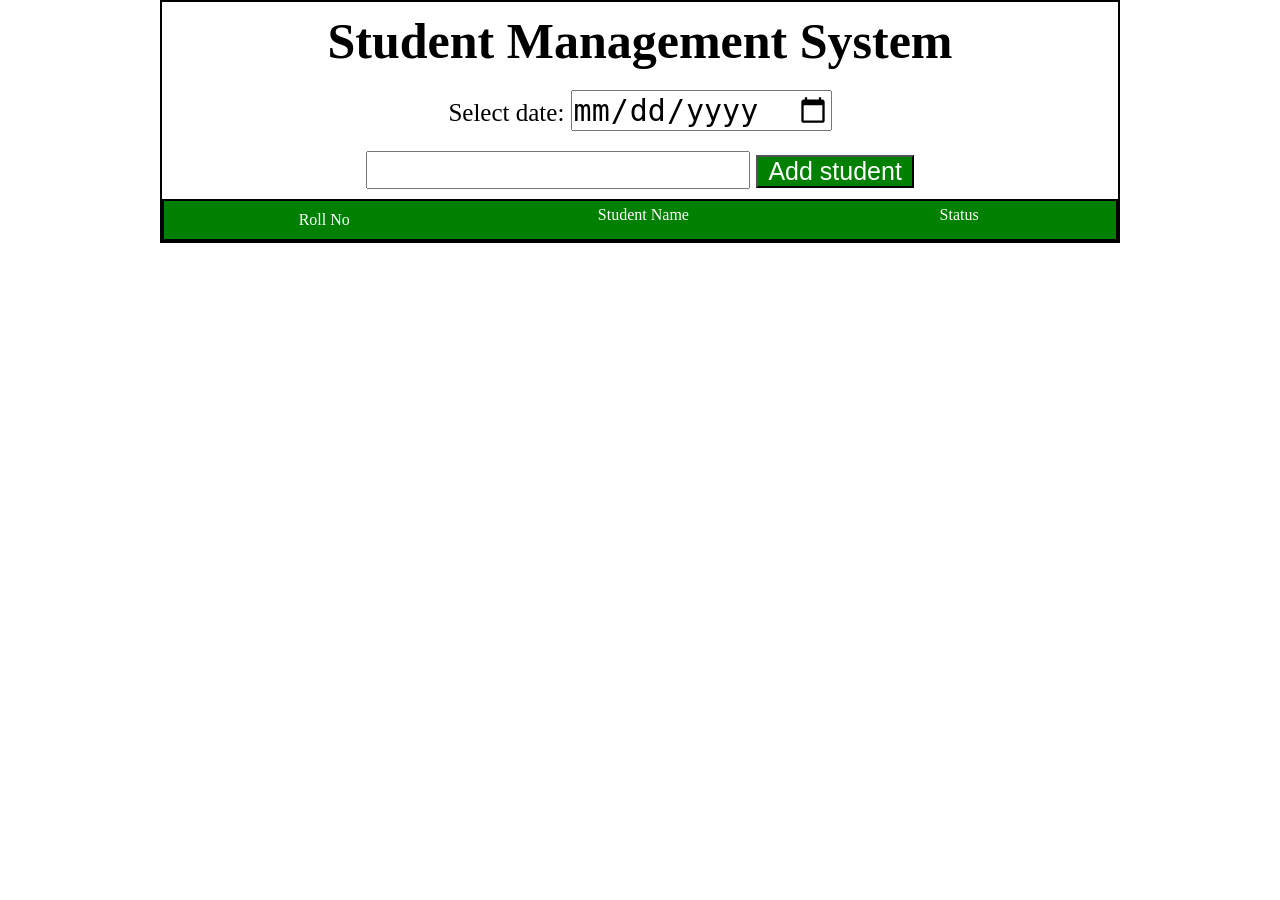
<file: attendence system/index.html>
<!DOCTYPE html>
<html lang="en">

<head>
    <meta charset="UTF-8">
    <meta name="viewport" content="width=device-width, initial-scale=1.0">
    <title>Document</title>
    <link rel="stylesheet" href="style.css">
</head>

<body>
    <div class="container">
        <div class="primary">
            <div class="info">
                <h1>Student Management System</h1>
            </div>
            <div class="date">
                <label for="">Select date: </label>
                <input type="date" id="date">
            </div>
            <div class="search">
                <input type="text" id="insert">
                <button id="addrecord">Add student</button>
            </div>
        </div>
        <div class="box">
            <div class="roll">
                Roll No
            </div>
            <div class="name">
                Student Name
            </div>
            <div class="status">
                Status
            </div>
        </div>

    </div>







    <script src="script.js"></script>
</body>

</html>
</file>
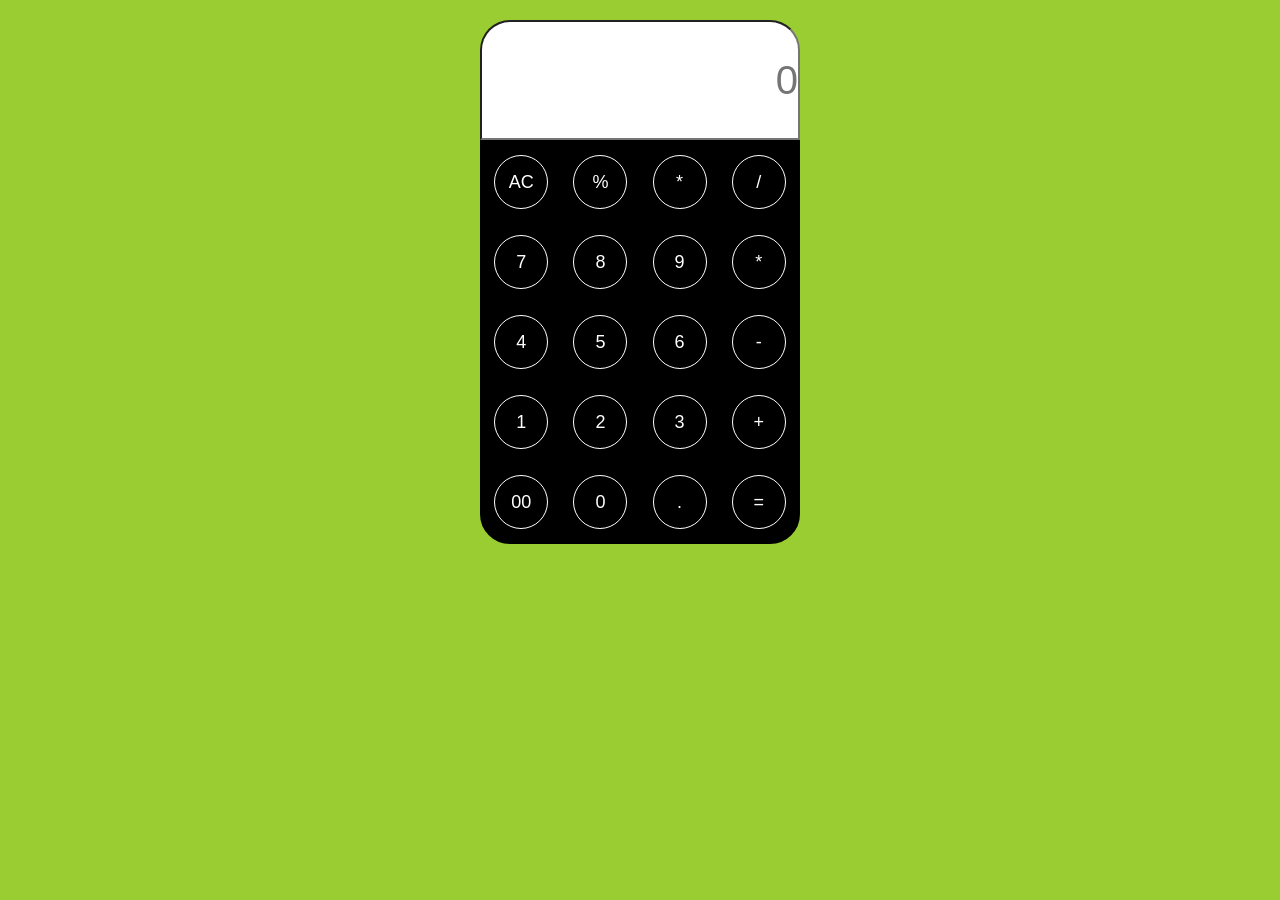
<file: calculator/index.html>
<!DOCTYPE html>
<html lang="en">

<head>
    <meta charset="UTF-8">
    <meta name="viewport" content="width=device-width, initial-scale=1.0">
    <title>Document</title>
    <link rel="stylesheet" href="style.css">
</head>

<body>
    <div class="box">
        <input type="text" placeholder="0">
        <div class="functions">
            <div class="rows">
                <button id ="clear">AC</button>
                <button>%</button>
                <button>*</button>
                <button>/</button>
            </div>
            <div class="rows">
                <button>7</button>
                <button>8</button>
                <button>9</button>
                <button>*</button>
            </div>
            <div class="rows">
                <button>4</button>
                <button>5</button>
                <button>6</button>
                <button>-</button>
            </div>
            <div class="rows">
                <button>1</button>
                <button>2</button>
                <button>3</button>
                <button>+</button>
            </div>
            <div class="rows">
                <button>00</button>
                <button>0</button>
                <button>.</button>
                <button>=</button>
            </div>

        </div>


    </div>





    <script src="script.js"></script>
</body>

</html>
</file>
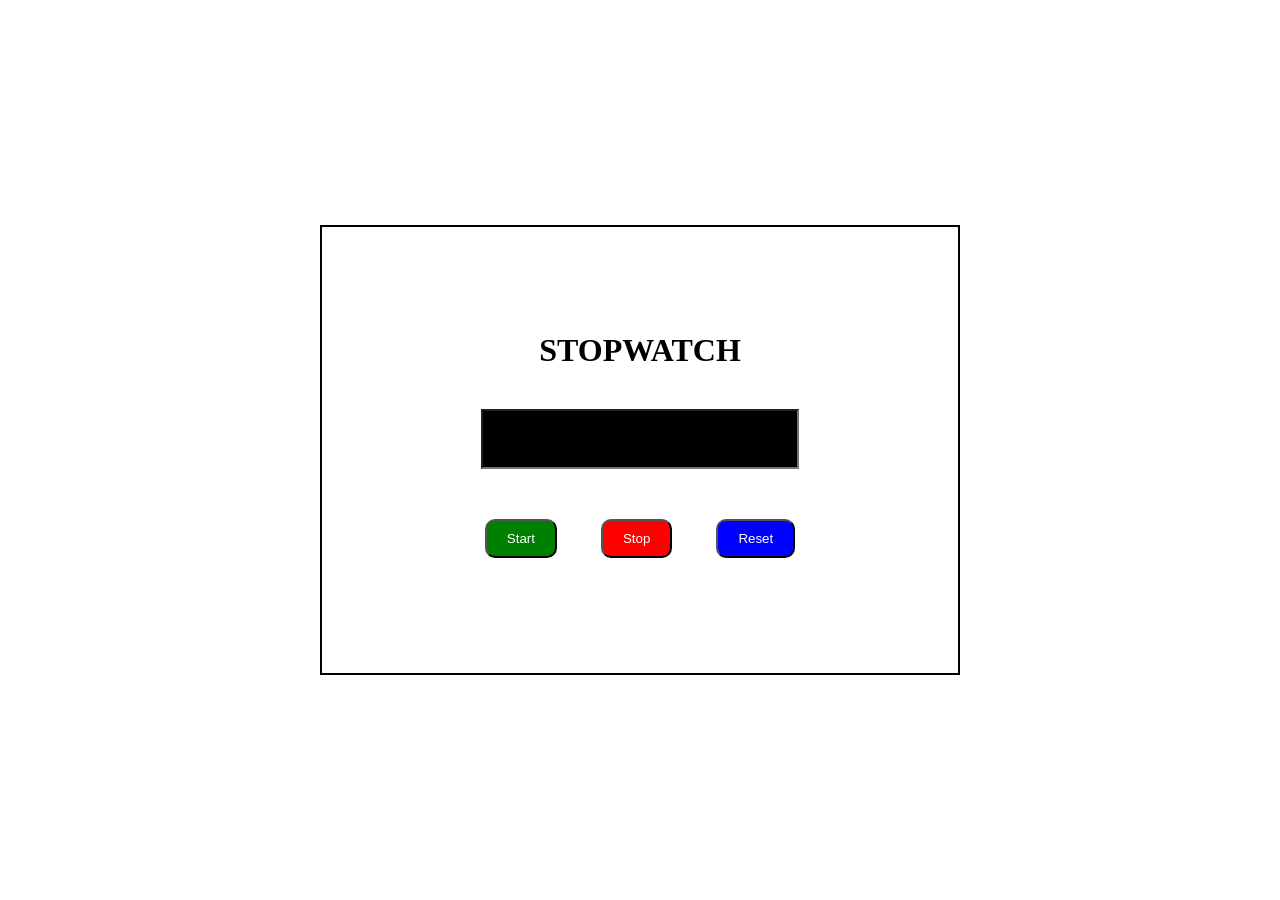
<file: stopwatch/index.html>
<!DOCTYPE html>
<html lang="en">

<head>
    <meta charset="UTF-8">
    <meta name="viewport" content="width=device-width, initial-scale=1.0">
    <title>Document</title>
    <link rel="stylesheet" href="style.css">
</head>

<body>
    <div class="container">
        <h1>STOPWATCH</h1>
        <input type="text">
        <div class="buttons">
            <button id="start">Start</button>
            <button id="stop">Stop</button>
            <button id="reset">Reset</button>

        </div>
    </div>






    <script src="script.js"></script>
</body>

</html>
</file>
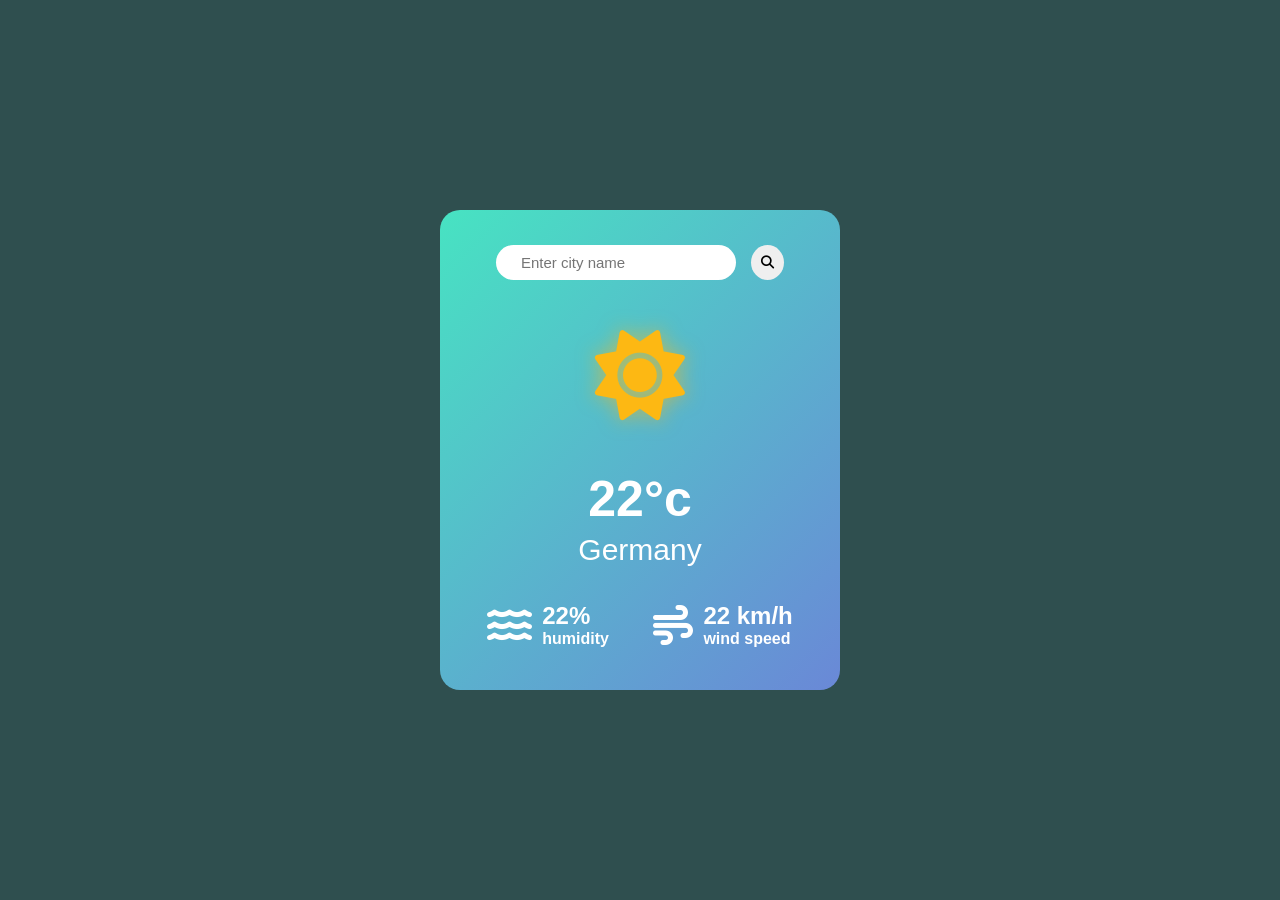
<file: weather/index.html>
<!DOCTYPE html>
<html lang="en">

<head>
    <meta charset="UTF-8">
    <meta name="viewport" content="width=device-width, initial-scale=1.0">
    <title>Document</title>
    <link rel="stylesheet" href="style.css">
     <link href="https://fonts.googleapis.com/css2?family=Poppins:wght@300;400;500;600;700&display=swap" rel="stylesheet">
    <link rel="stylesheet" href="https://cdnjs.cloudflare.com/ajax/libs/font-awesome/6.7.2/css/all.min.css">
</head>

<body>
    <div class="container">
        <div class="search">
            <input type="text" placeholder="Enter city name" id="city">
            <button><i class="fa-solid fa-magnifying-glass"></i></button>
        </div>
        <div class="sun">
            <div class="logo">
                <i class="fa-solid fa-sun"></i>
            </div>
        </div>
        <div class="tempreture">
            <h1 id="city-temp">22&deg;c</h1>
            <h3 id="city-name">Germany</h3>
        </div>
        <div class="bottom">
            <div class="humidity">
                <div class="hum-logo">
                    <i class="fa-solid fa-water"></i>
                </div>
                <div class="hum-tempreture">
                    <h2 id="humidity-value">22%</h2>
                    <h4>humidity</h4>
                </div>

            </div>
            <div class="wind">
                <div class="wind-logo">
                    <i class="fa-solid fa-wind"></i>
                </div>
                <div class="wind-tempreture">
                    <h2 id="wind-value">22 km/h</h2>
                    <h4>wind speed</h4>
                </div>

            </div>
        </div>
    </div>






    <script src="script.js"></script>
</body>

</html>
</file>
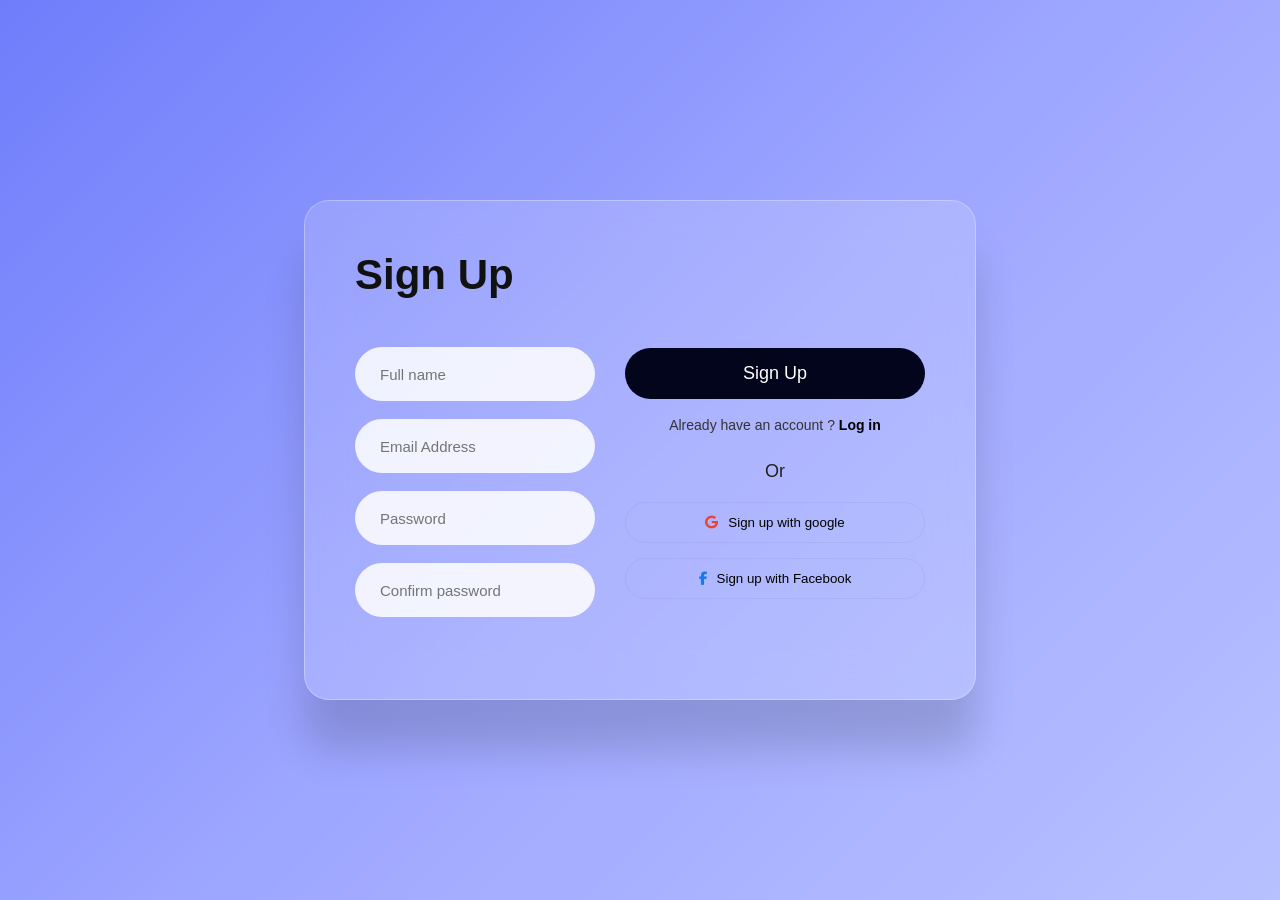
<file: sign up page/html_form.html>
<!DOCTYPE html>
<html lang="en">

<head>
    <meta charset="UTF-8">
    <meta name="viewport" content="width=device-width, initial-scale=1.0">
    <title>Document</title>

    <link rel="stylesheet" href="style.css">
    <link rel="stylesheet" href="https://cdnjs.cloudflare.com/ajax/libs/font-awesome/6.5.1/css/all.min.css">


</head>

<body>
    <div class="container">
        <div class="shape cube"></div>
        <div class="shape ring"></div>
        <div class="shape sphere"></div>
        <div class="sign-up-card">
            <div class="left">
                <form>

                    <h1>Sign Up</h1>

                    <input type="text" placeholder="Full name">
                    <input type="email" placeholder="Email Address">
                    <input type="password" placeholder="Password">
                    <input type="password" placeholder="Confirm password">
                </form>
            </div>
            <div class="right">
                <button class="signup-btn">Sign Up</button>
                <p class="login text">Already have an account ? <a href="#">Log in</a></p>
                <div class="divider">
                    <span>Or</span>
                </div>
                <button class="social-btn">
                    <i class="fab fa-google"></i>
                    Sign up with google
                </button>
                <button class="social-btn">
                    <i class="fab fa-facebook-f"></i>
                    Sign up with Facebook
                </button>
            </div>


        </div>






    </div>
</body>

</html>
</file>
<file: attendence system/style.css>
* {
    margin: 0;
    padding: 0;
    box-sizing: border-box;
}

body {

    display: flex;
    justify-content: center;

}

input {
    font-size: 30px;
}

.search button {
    padding: 0px 10px;
    font-size: 25px;
    background-color: green;
    color: white;
}

.container {
    width: 60rem;
    border: 2px solid black;
    display: flex;
    flex-direction: column;
    justify-content: center;
    /* gap: 20px; */
}

.primary {
    display: flex;
    align-items: center;
    flex-direction: column;
    justify-content: center;
    gap: 20px;
    padding: 10px;
    font-size: 25px;
}

.box {
    border: 2px solid black;
    display: flex;
    justify-content: space-evenly;
    background-color: green;
    color: white;
    gap: 2px;
}

.roll {
    width: 100%;
    padding: 10px;
    /* border: 2px solid black; */
    text-align: center;
}

.name {
    width: 100%;
    padding: 5px;
    /* border: 2px solid black; */
    text-align: center;
}

.status {
    width: 100%;
    padding: 5px;
    /* border: 2px solid black; */
    text-align: center;
}

.row {
    display: flex;
    justify-content: space-evenly;
    width: 100%;
    height: 80px;

}

.firstcolumn {
    width: 100%;
    display: flex;
    justify-content: center;
    align-items: center;
    border: 2px solid black;
}

.secondcolumn {
    width: 100%;
    display: flex;
    justify-content: center;
    align-items: center;
    border: 2px solid black;
}

.thirdcolumn {
    border: 2px solid black;
    width: 100%;
    display: flex;
    justify-content: center;
    align-items: center;
    flex-direction: column;


}

.mark {
    padding: 0px 20px;
    font-size: 15px;
    margin: 10px;
}
</file>
<file: calculator/style.css>
*{
    margin: 0;
    padding: 0;
    box-sizing: border-box;
}

body{
    display:flex;
    justify-content: center;
    align-items: center;
    background-color: yellowgreen;
    border-radius: 30px;
}

.box{
    width: 25%;
    margin-top: 20px;
    
}

button{
    padding: 26px;
    height: 50px;
    width: 50px;
    border-radius:50%;
    display: flex;
    justify-content: center;
    align-items:center;
    background-color: black;
    color: white;
    border: 1px solid white;
    font-size: 18px;
}

.functions{
    display: flex;
    flex-direction: column;
     flex-wrap: wrap;
    justify-content:space-evenly;
    border: 2px solid black;
    background-color: black;
    border-bottom-left-radius: 30px;
    border-bottom-right-radius: 30px;
    
    

    
}
input{
    width: 100%;
    height: 120px;
    text-align: right;
    font-size: 40px;
    border-top-left-radius: 30px;
     border-top-right-radius: 30px;
}

.rows{
     width: 100%;
     height: 80px; 
    display: flex;
    flex-wrap: wrap;
    justify-content: space-evenly;
    align-items: center;
    /* border: 2px solid black; */
    padding: 2px;
    gap:15px;

}
</file>
<file: stopwatch/style.css>
*{
    margin: 0;
    padding: 0;
    box-sizing: border-box;
}
body{
    width: 100%;
    height: 100vh;
    display: flex;
    justify-content: center;
    align-items: center;
    
}

input{
    width: 50%;
    height: 60px;
    outline:invert;
}
.container{
    display:flex;
    justify-content: center;
    align-items: center;
    flex-direction: column;
    width: 50vw;
    height: 50vh;
    border: 2px solid black;
    gap:40px;
}

button{
    padding: 10px 20px;
    margin:10px 20px;
    border-radius: 10px;
    color: white;
}
#start{
background-color: green;
}
#stop{
    background-color: red;
}
#reset{
    background-color: blue;
}
</file>
<file: weather/style.css>
*{
    margin:0;
    padding: 0;
    box-sizing: border-box;
    font-family:  sans-serif;
}


body{
    width: 100%;
    height: 100vh;
    display:flex;
    justify-content: center;
    align-items: center;
    background-color:darkslategrey;
}

.container{
    width: 25rem;
    height:30rem;
    /* border: 2px solid black; */
    display: flex;
    flex-direction: column;
    justify-content: initial;
    align-items: center;
    border-radius: 20px;
    padding-top: 20px;
    background: linear-gradient(135deg, #47E3C2, #6A88D7);
    color:white;
}
.search{
    margin-top: 15px;
    display: flex;
    gap:10px;
}

.search button{
    margin-left: 5px;
    padding: 10px;
    border-radius: 50%;
    cursor:pointer;
    border: none;
}

.search button:hover{
    background: #f1f1f1;
}
input{
    font-size: 15px;
    border-radius: 20px;
    /* padding-left: 20px; */
    border: none;
    outline: none;
    padding-top: 5px;
    padding: 5px 25px;

}

.logo i{
    font-size: 90px;
    color: #FDB813;
     text-shadow: 0 0 20px rgba(253,184,19,0.6);
}


.sun{
    display: flex;
    justify-content: center;
    align-items: center;
}

.logo{
    padding: 50px;
}
.bottom{
    display: flex;
    justify-content: space-around;
    align-items: center;
    /* border: 2px solid black; */
    width: 100%;
    padding: 10px 25px;
    margin-top: 25px;
    
}
.tempreture{
    display: flex;
    flex-direction: column;
    align-items: center;
    justify-content: center;
    gap:5px;
    font-size: 25px;
}
.tempreture h3{
    font-size: 30px;
    font-weight: 500;
}

.tempreture h1{
    font-weight: 700;
}


.humidity i{
    font-size: 40px;
}
.humidity{
    display: flex;
    align-items: center;
    justify-content: initial;
    gap:10px;
    
}
.wind i{
    font-size: 40px;
}
.wind{
    display: flex;
    align-items: center;
    justify-content: initial;
    gap:10px;
}
</file>
<file: sign up page/style.css>
* {
    margin: 0;
    padding: 0;
    box-sizing: border-box;
    font-family: sans-serif;
}

body{
    min-height: 100vh;
    display:flex;
    justify-content: center;
    align-items: center;
    background:linear-gradient(
        135deg,
        #6f7dfb,
        #9da6ff,
        #b8c1ff
         );
    overflow: hidden;
}

.sign-up-card{
    height: 500px;
    min-height: 450px;
    display: flex;
    margin: 20px;
    padding: 50px;
    border-radius: 25px;
    background: rgba(255, 255, 255, 0.15);
    backdrop-filter:blur(20px);
    -webkit-backdrop-filter: blur(2opx);
    border: 1px solid rgba(255,255,255,0.3);
    box-shadow: 0 50px 40px rgba(0,0, 0, .15);

}
.left{
    flex:1;

}
.left h1{
    font-size: 42px;
    margin-bottom: 30px;
    color:#111;
}

.left form{
    display: flex;
    flex-direction: column;
    gap:18px;
}

.left input{
    height: 54px;
    border: none;
    outline:none;
    border-radius: 30px;
    padding: 0 25px;
    background:rgba(255, 255, 255, 0.85);
    font-size: 15px;
    color:#555;
}

.right{
    width: 300px;
    display: flex;
    flex-direction: column;
    align-items: center;
    margin-left: 30px;
    margin-top: 17%;
    
  
}
.signup-btn{
    width: 100%;
    padding: 15px;
    border: none;
    border-radius: 30px;
    background: #02051b;
    color:#fff;
    font-size: 18px;
    cursor: pointer;
    transition: .3s;
    /* background: transparent; */

}


.signup-btn:hover{
    transform: translateY(-2px);
}

.right p{
    margin:18px;
    color:#333;
    font-size: 14px;
}

.right a{
    text-decoration: none;
    font-weight: 600;
    color:#000
}

.divider{
    margin: 10px 0 20px;
    font-size: 18px;
    color: #222;
    
}

.social-btn{
    width: 100%;
    padding: 12px 18px;
    margin-bottom: 15px;
    border-radius: 30px;
    border: 1px solid rgba(0, 0, 0, 0.044);
    background: transparent;
    display: flex;
    justify-content: center;
    align-items: center;
    gap:10px;
    cursor: pointer;
    transition: .3s;
}

.social-btn:hover{
    background: rgba(255, 255, 255, .3);
}
.fa-google{
    color:#ea4335;
}
.fa-facebook-f{
    color: #1877f2;
}
</file>
